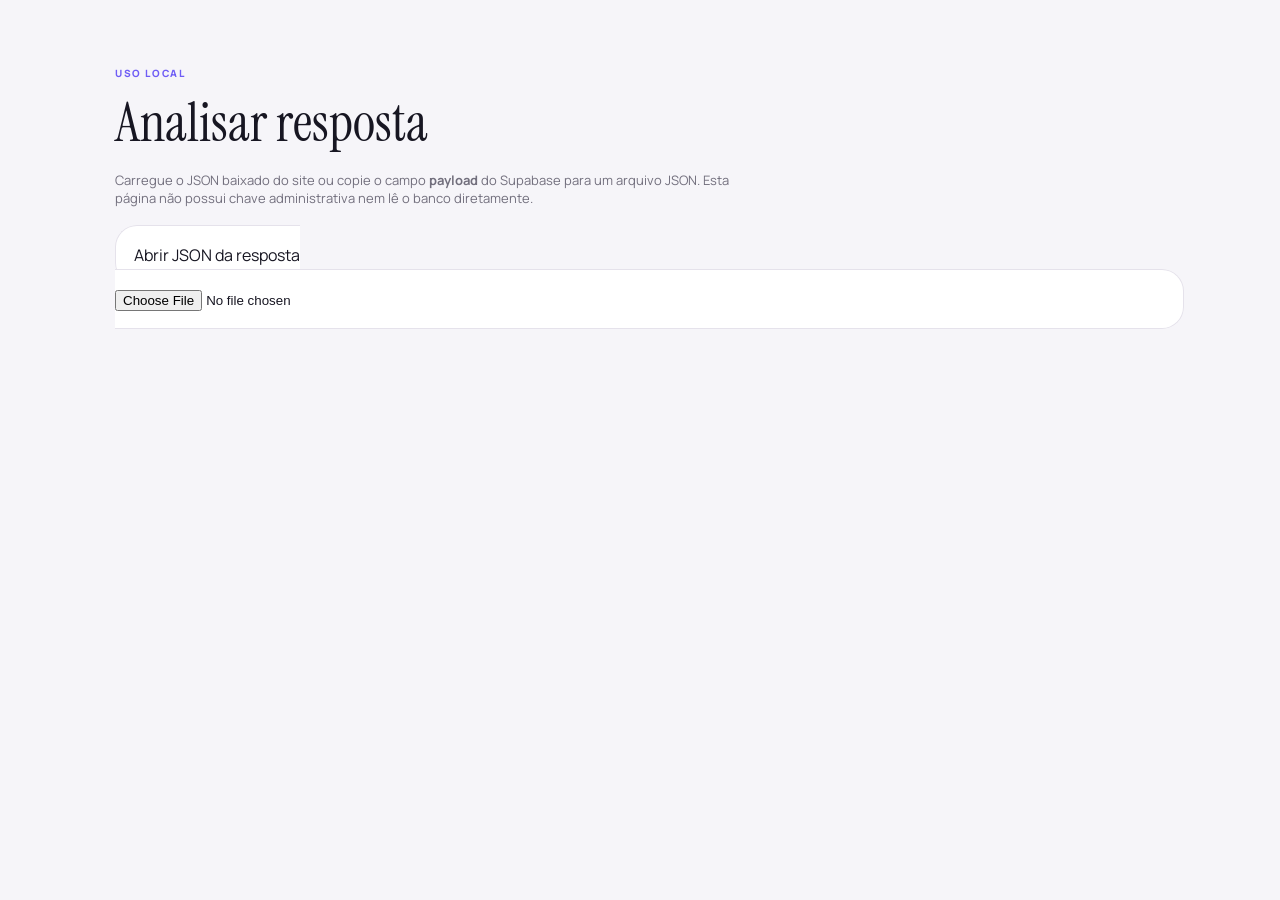
<file: analisar.html>
<!doctype html>
<html lang="pt-BR">
<head>
  <meta charset="UTF-8" />
  <meta name="viewport" content="width=device-width,initial-scale=1" />
  <title>Analisar respostas — Laila</title>
  <link href="https://fonts.googleapis.com/css2?family=Instrument+Serif&family=Manrope:wght@400;600;700;800&display=swap" rel="stylesheet">
    <link rel="icon" type="image/svg+xml" href="assets/brand/favicon.svg" />
  <link rel="icon" type="image/png" sizes="32x32" href="assets/brand/favicon-32.png" />
  <link rel="apple-touch-icon" href="assets/brand/apple-touch-icon.png" />
<style>
    :root{--bg:#f6f5f9;--ink:#171622;--muted:#726f7d;--line:#e5e2eb;--night:#171626;--violet:#6f5df5}*{box-sizing:border-box}body{margin:0;background:var(--bg);color:var(--ink);font-family:Manrope,sans-serif}.wrap{width:min(1050px,calc(100% - 32px));margin:60px auto}.head{display:flex;justify-content:space-between;align-items:end;gap:20px;margin-bottom:24px}.eyebrow{font-size:10px;text-transform:uppercase;letter-spacing:.16em;color:var(--violet);font-weight:800}.head h1{font-family:'Instrument Serif',serif;font-size:54px;font-weight:400;margin:6px 0}.head p{color:var(--muted);font-size:13px;max-width:620px}.upload{background:#fff;border:1px solid var(--line);border-radius:22px;padding:18px}.upload input{width:100%}.grid{display:grid;grid-template-columns:repeat(2,1fr);gap:12px;margin-top:16px}.card{background:#fff;border:1px solid var(--line);border-radius:20px;padding:20px}.card h2{font-size:14px;margin:0 0 10px}.chips{display:flex;gap:6px;flex-wrap:wrap}.chip{border-radius:999px;padding:7px 10px;font-size:10px;font-weight:700;background:#f1eff7}.like{background:#edf7e2;color:#567b34}.eat{background:#efedff;color:#5b49ce}.meh{background:#f1eff2;color:#625d66}.no{background:#fff0ef;color:#ad4741}.details{grid-column:1/-1}.details dl{display:grid;grid-template-columns:180px 1fr;gap:8px 16px;font-size:12px}.details dt{font-weight:800}.details dd{margin:0;color:var(--muted);white-space:pre-wrap}.empty{color:var(--muted);font-size:11px}@media(max-width:700px){.grid{grid-template-columns:1fr}.details{grid-column:auto}.details dl{grid-template-columns:1fr}.head{align-items:flex-start;flex-direction:column}.head h1{font-size:42px}}
  </style>
</head>
<body>
  <main class="wrap">
    <div class="head"><div><span class="eyebrow">uso local</span><h1>Analisar resposta</h1><p>Carregue o JSON baixado do site ou copie o campo <strong>payload</strong> do Supabase para um arquivo JSON. Esta página não possui chave administrativa nem lê o banco diretamente.</p></div></div>
    <label class="upload">Abrir JSON da resposta<br><br><input id="file" type="file" accept="application/json,.json"></label>
    <section id="result" class="grid" hidden></section>
  </main>
  <script>
    const labels={like:'Gosto',eat:'Como de boa',meh:'Mais ou menos',no:'Não como'};
    const result=document.querySelector('#result');
    function esc(v=''){return String(v).replace(/[&<>"']/g,c=>({'&':'&amp;','<':'&lt;','>':'&gt;','"':'&quot;',"'":'&#39;'}[c]))}
    function render(data){const payload=data.payload||data;const groups=payload.groupedPreferences||{};result.innerHTML='';['like','eat','meh','no'].forEach(key=>{const card=document.createElement('article');card.className='card';const list=groups[key]||((payload.foodPreferences||[]).filter(x=>x.status===key).map(x=>x.name));card.innerHTML=`<h2>${labels[key]} · ${list.length}</h2><div class="chips">${list.length?list.map(x=>`<span class="chip ${key}">${esc(x)}</span>`).join(''):'<span class="empty">nenhum item</span>'}</div>`;result.append(card)});const d=payload.details||{};const detail=document.createElement('article');detail.className='card details';const rows=[['Pratos favoritos',d.favoriteMeals],['Bebidas',d.favoriteDrinks],['Não quer comer',d.hardNo],['Marcas/versões',d.brands],['Texturas/preparo',d.textures],['Restrições',d.restrictions],['Observações',d.notes]];detail.innerHTML='<h2>Detalhes</h2><dl>'+rows.map(([k,v])=>`<dt>${k}</dt><dd>${esc(v||'—')}</dd>`).join('')+'</dl>';result.append(detail);result.hidden=false}
    document.querySelector('#file').addEventListener('change',async e=>{const f=e.target.files[0];if(!f)return;try{render(JSON.parse(await f.text()))}catch{alert('JSON inválido.')}});
  </script>
</body>
</html>
</file>
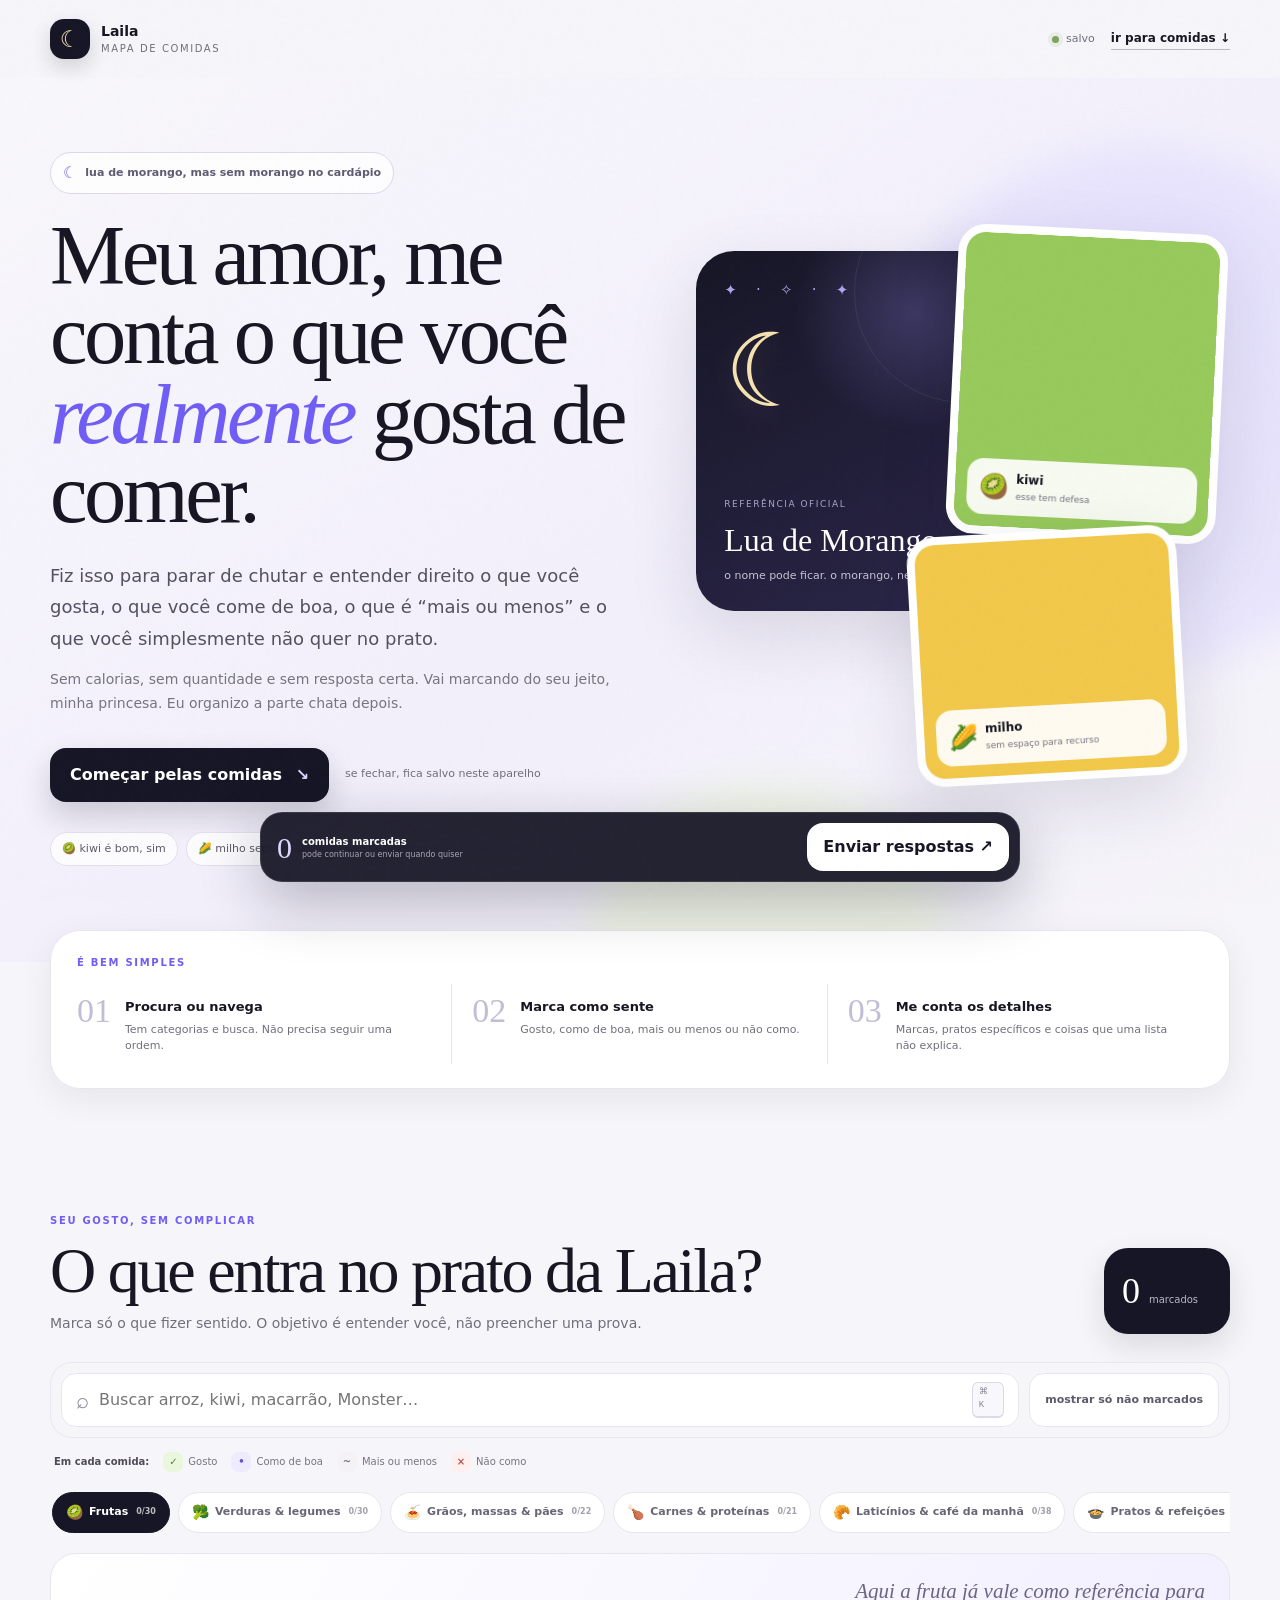
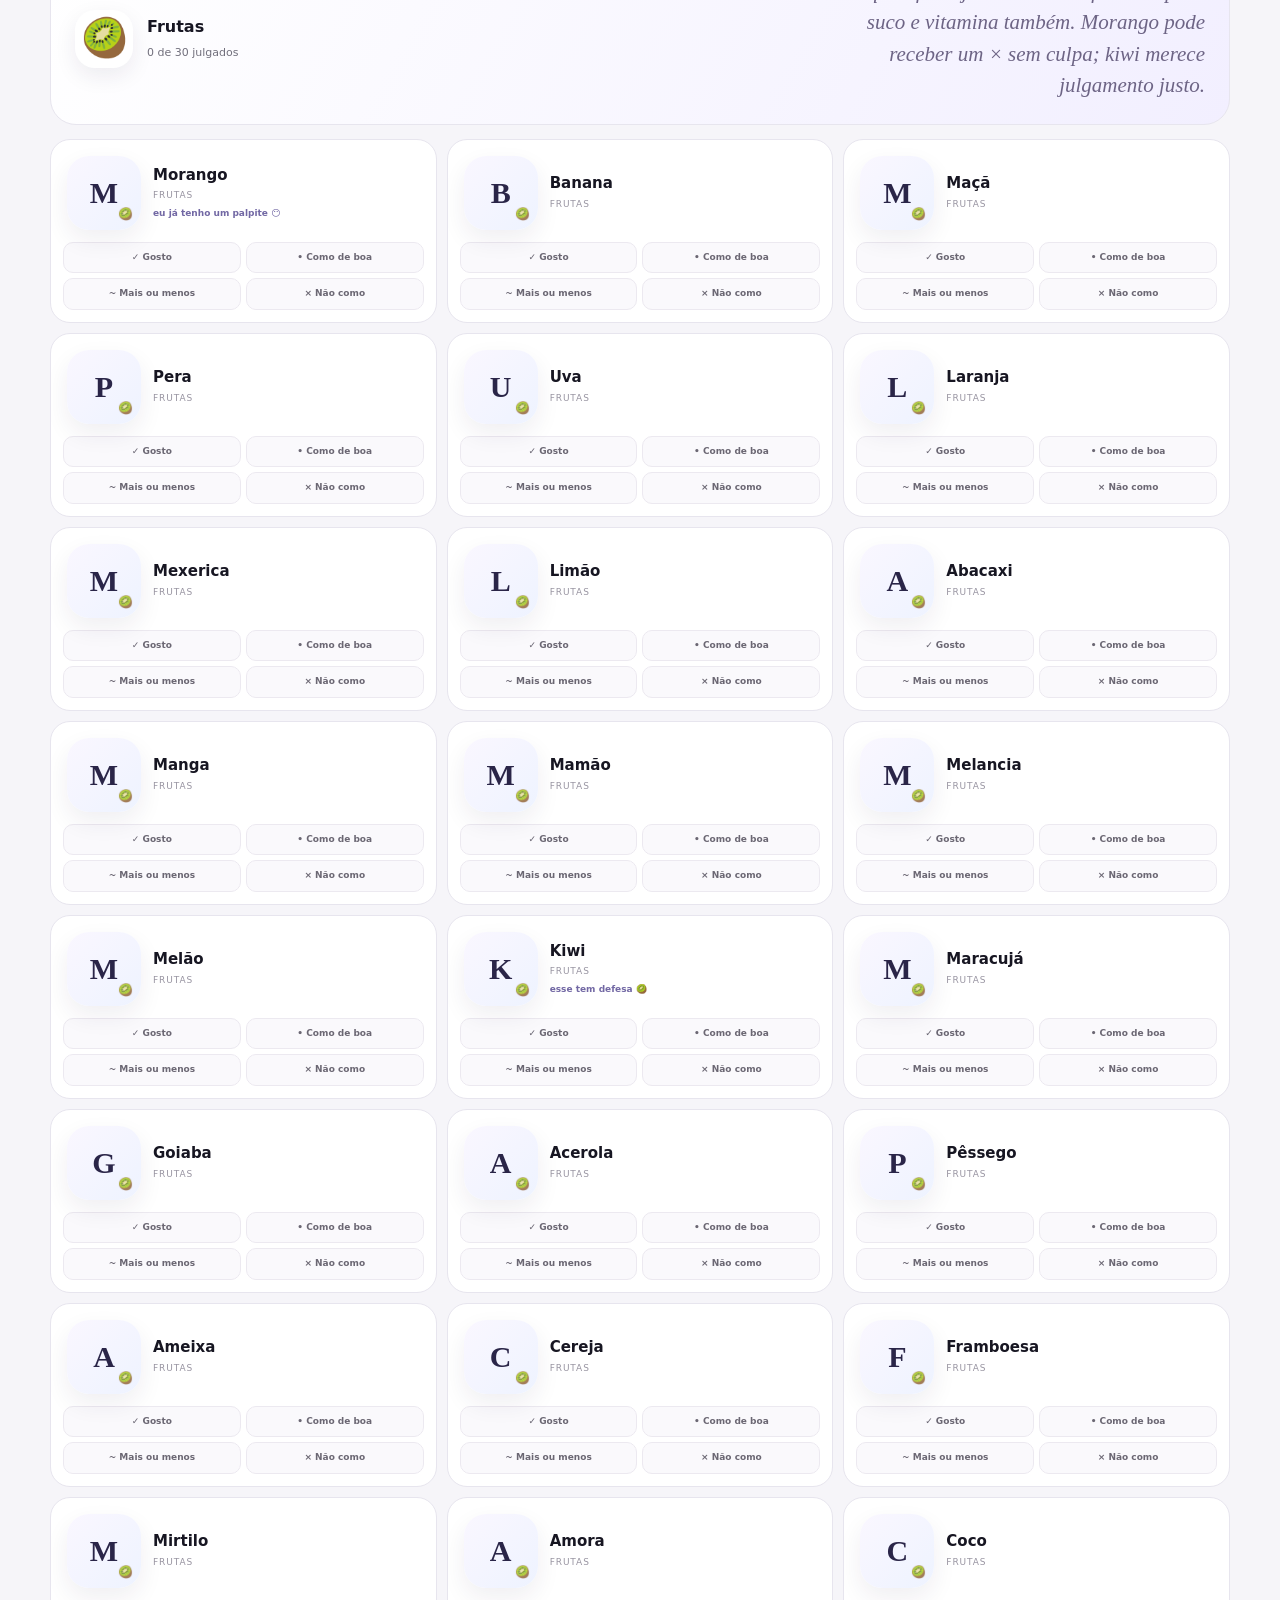
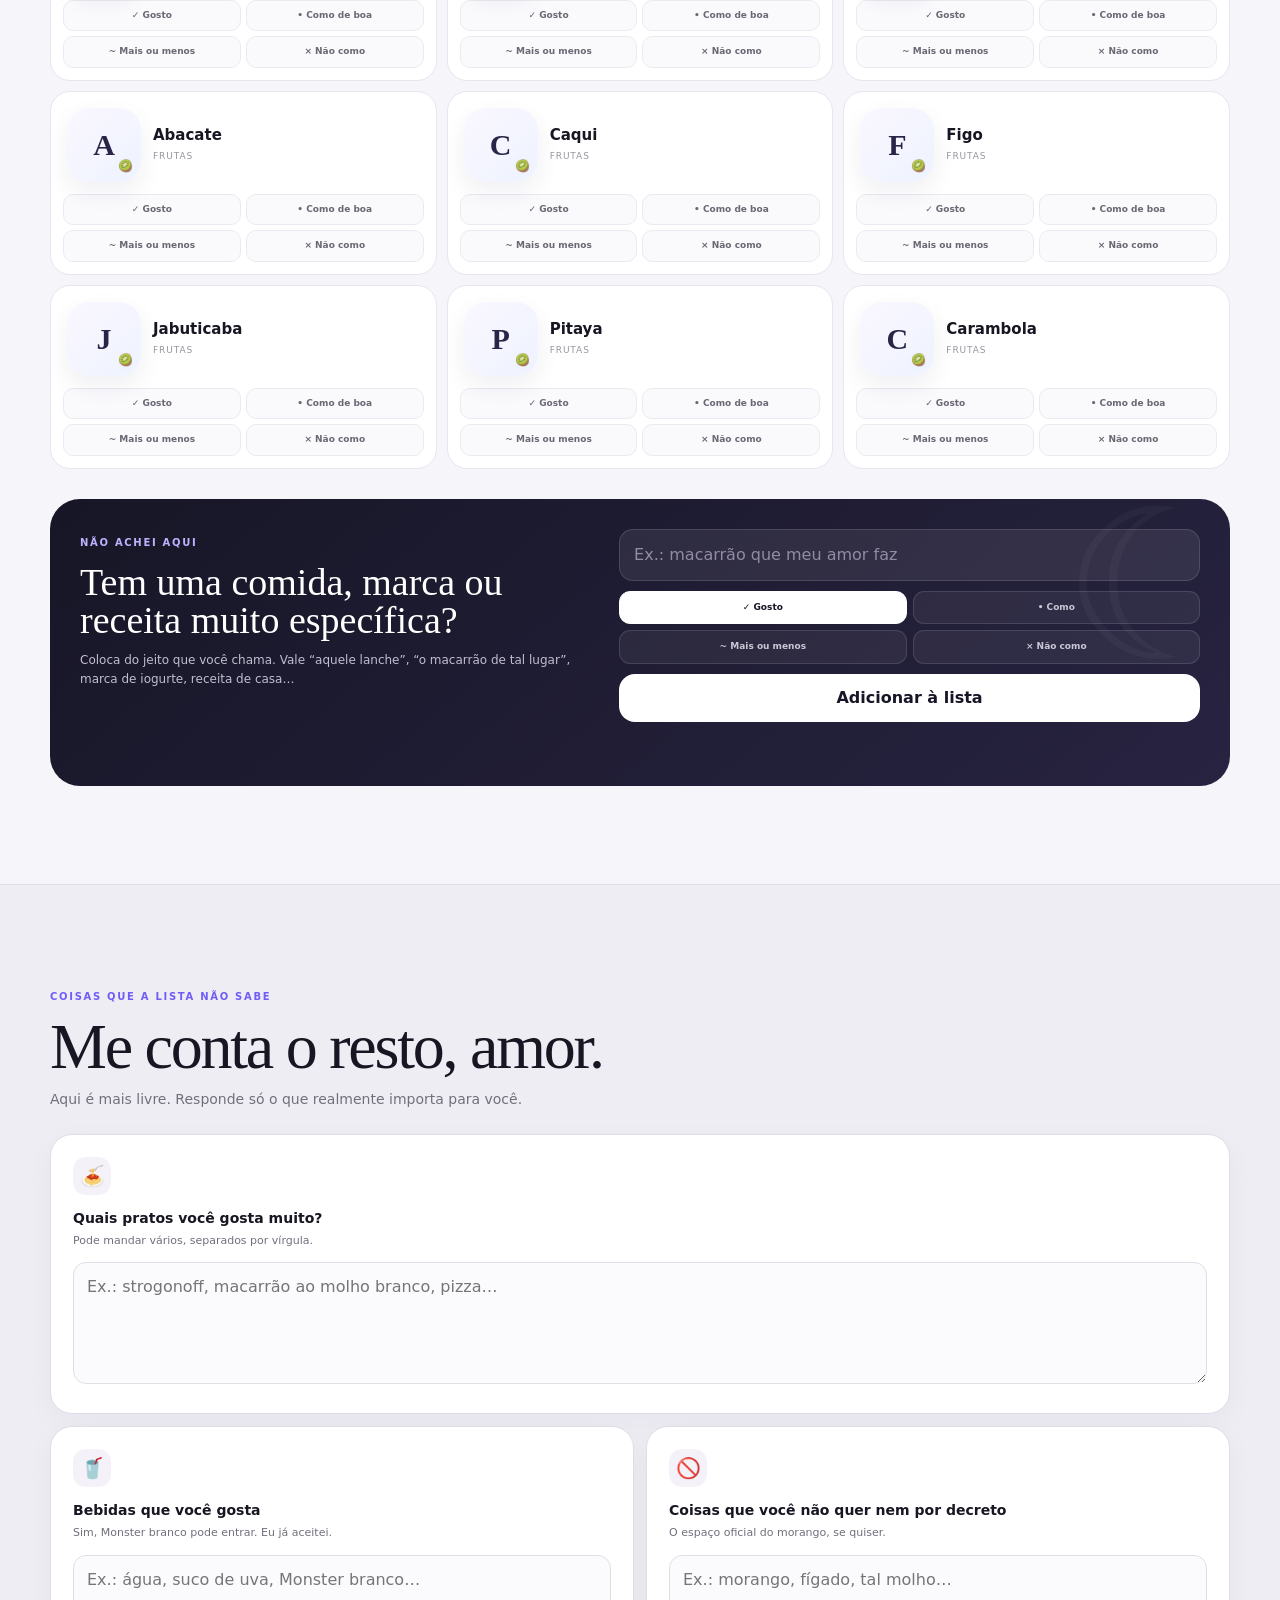
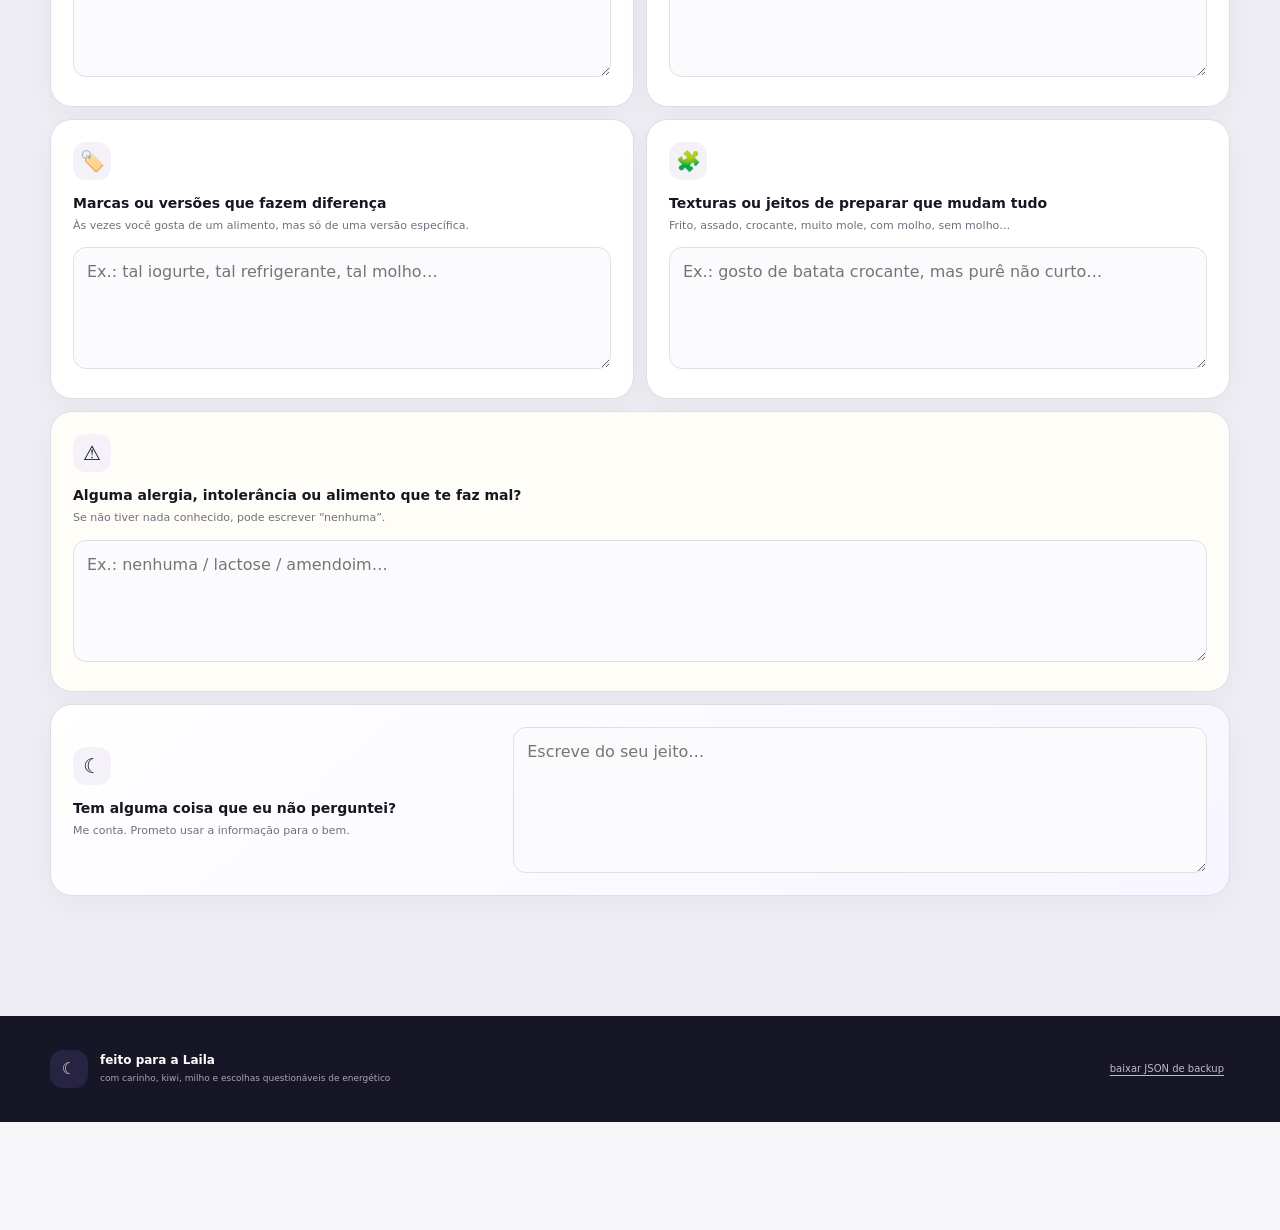
<file: preview.html>
<!doctype html>
<html lang="pt-BR">
<head>
  <meta charset="UTF-8" />
  <meta name="viewport" content="width=device-width, initial-scale=1.0" />
  <meta name="theme-color" content="#171626" />
  <meta name="description" content="Um mapa pessoal para entender o que a Laila gosta, come de boa, tolera e não come." />
  <meta property="og:title" content="Laila — Mapa de Comidas" />
  <meta property="og:description" content="Feito só para você. Sem dieta pronta, sem quantidade, só seus gostos de verdade." />
  <title>Laila — Mapa de Comidas</title>
  <link rel="icon" type="image/svg+xml" href="assets/brand/favicon.svg" />
  <link rel="icon" type="image/png" sizes="32x32" href="assets/brand/favicon-32.png" />
  <link rel="apple-touch-icon" href="assets/brand/apple-touch-icon.png" />
  <link rel="stylesheet" href="styles.css" />
</head>
<body>
  <div class="noise" aria-hidden="true"></div>

  <header class="site-header">
    <a href="#inicio" class="brand" aria-label="Início">
      <span class="brand-mark">☾</span>
      <span class="brand-copy"><strong>Laila</strong><small>mapa de comidas</small></span>
    </a>
    <div class="header-right">
      <span class="save-state" id="saveState"><i></i> salvo</span>
      <a href="#comidas" class="header-link">ir para comidas ↓</a>
    </div>
  </header>

  <main>
    <section id="inicio" class="hero">
      <div class="hero-bg-orb orb-one"></div>
      <div class="hero-bg-orb orb-two"></div>
      <div class="hero-inner shell">
        <div class="hero-copy">
          <div class="tiny-badge"><span>☾</span> lua de morango, mas sem morango no cardápio</div>
          <h1>Meu amor, me conta o que você <em>realmente</em> gosta de comer.</h1>
          <p class="hero-text">Fiz isso para parar de chutar e entender direito o que você gosta, o que você come de boa, o que é “mais ou menos” e o que você simplesmente não quer no prato.</p>
          <p class="hero-note">Sem calorias, sem quantidade e sem resposta certa. Vai marcando do seu jeito, minha princesa. Eu organizo a parte chata depois.</p>
          <div class="hero-actions">
            <button class="primary-btn" type="button" data-scroll="comidas">Começar pelas comidas <span>↘</span></button>
            <span class="microcopy">se fechar, fica salvo neste aparelho</span>
          </div>
          <div class="inside-jokes" aria-label="Coisas nossas">
            <span>🥝 kiwi é bom, sim</span>
            <span>🌽 milho segue inocente</span>
            <span>🥤 Monster branco continua suspeito</span>
          </div>
        </div>

        <div class="hero-art" aria-label="Composição visual com kiwi, milho e lua">
          <div class="moon-scene">
            <div class="stars">✦　·　✧　·　✦</div>
            <div class="crescent">☾</div>
            <div class="moon-caption"><small>referência oficial</small><strong>Lua de Morango</strong><span>o nome pode ficar. o morango, nem tanto.</span></div>
          </div>
          <figure class="photo-card kiwi-card">
            <img src="data:image/svg+xml,%3Csvg xmlns=%22http://www.w3.org/2000/svg%22 width=%221200%22 height=%22800%22%3E%3Crect width=%221200%22 height=%22800%22 fill=%22%2397c95b%22/%3E%3C/svg%3E" alt="Fatia de kiwi em fundo roxo" />
            <figcaption><span>🥝</span><strong>kiwi</strong><small>esse tem defesa</small></figcaption>
          </figure>
          <figure class="photo-card corn-card">
            <img src="data:image/svg+xml,%3Csvg xmlns=%22http://www.w3.org/2000/svg%22 width=%221200%22 height=%22800%22%3E%3Crect width=%221200%22 height=%22800%22 fill=%22%23f1c84a%22/%3E%3C/svg%3E" alt="Milho em fundo escuro" />
            <figcaption><span>🌽</span><strong>milho</strong><small>sem espaço para recurso</small></figcaption>
          </figure>
        </div>
      </div>
    </section>

    <section class="how shell">
      <div class="section-kicker">é bem simples</div>
      <div class="how-grid">
        <article><span>01</span><div><strong>Procura ou navega</strong><p>Tem categorias e busca. Não precisa seguir uma ordem.</p></div></article>
        <article><span>02</span><div><strong>Marca como sente</strong><p>Gosto, como de boa, mais ou menos ou não como.</p></div></article>
        <article><span>03</span><div><strong>Me conta os detalhes</strong><p>Marcas, pratos específicos e coisas que uma lista não explica.</p></div></article>
      </div>
    </section>

    <section id="comidas" class="foods-section">
      <div class="shell">
        <div class="section-heading">
          <div>
            <span class="eyebrow">seu gosto, sem complicar</span>
            <h2>O que entra no prato da Laila?</h2>
            <p>Marca só o que fizer sentido. O objetivo é entender você, não preencher uma prova.</p>
          </div>
          <div class="marked-counter"><strong id="answeredCount">0</strong><span>marcados</span></div>
        </div>

        <div class="food-controls">
          <label class="search-box">
            <span>⌕</span>
            <input id="foodSearch" type="search" placeholder="Buscar arroz, kiwi, macarrão, Monster…" autocomplete="off" />
            <kbd>⌘ K</kbd>
          </label>
          <button id="unansweredToggle" class="filter-btn" type="button" aria-pressed="false">mostrar só não marcados</button>
        </div>

        <div class="status-guide">
          <span class="guide-title">Em cada comida:</span>
          <span><i class="g-like">✓</i> Gosto</span>
          <span><i class="g-eat">•</i> Como de boa</span>
          <span><i class="g-meh">~</i> Mais ou menos</span>
          <span><i class="g-no">×</i> Não como</span>
        </div>

        <nav id="categoryNav" class="category-nav" aria-label="Categorias de alimentos"></nav>
        <div id="categorySpotlight" class="category-spotlight"></div>
        <div id="foodGrid" class="food-grid"></div>

        <div class="empty-state" id="emptyState" hidden>
          <span>🍽️</span><strong>Nada apareceu aqui.</strong><p>Tenta outro termo ou limpa o filtro.</p>
        </div>

        <article class="custom-food">
          <div class="custom-copy">
            <span class="eyebrow">não achei aqui</span>
            <h3>Tem uma comida, marca ou receita muito específica?</h3>
            <p>Coloca do jeito que você chama. Vale “aquele lanche”, “o macarrão de tal lugar”, marca de iogurte, receita de casa…</p>
          </div>
          <form id="customFoodForm" class="custom-form">
            <input id="customFoodName" maxlength="80" required placeholder="Ex.: macarrão que meu amor faz" />
            <div class="custom-status" id="customStatusPicker">
              <button type="button" data-status="like">✓ Gosto</button>
              <button type="button" data-status="eat">• Como</button>
              <button type="button" data-status="meh">~ Mais ou menos</button>
              <button type="button" data-status="no">× Não como</button>
            </div>
            <button class="secondary-btn" type="submit">Adicionar à lista</button>
          </form>
          <div id="customFoodList" class="custom-list"></div>
        </article>
      </div>
    </section>

    <section id="detalhes" class="details-section">
      <div class="shell">
        <div class="section-heading compact">
          <div>
            <span class="eyebrow">coisas que a lista não sabe</span>
            <h2>Me conta o resto, amor.</h2>
            <p>Aqui é mais livre. Responde só o que realmente importa para você.</p>
          </div>
        </div>

        <div class="detail-grid">
          <article class="detail-card big">
            <span class="detail-icon">🍝</span>
            <label for="favoriteMeals">Quais pratos você gosta muito?</label>
            <p>Pode mandar vários, separados por vírgula.</p>
            <textarea id="favoriteMeals" rows="4" placeholder="Ex.: strogonoff, macarrão ao molho branco, pizza…"></textarea>
          </article>

          <article class="detail-card">
            <span class="detail-icon">🥤</span>
            <label for="favoriteDrinks">Bebidas que você gosta</label>
            <p>Sim, Monster branco pode entrar. Eu já aceitei.</p>
            <textarea id="favoriteDrinks" rows="4" placeholder="Ex.: água, suco de uva, Monster branco…"></textarea>
          </article>

          <article class="detail-card">
            <span class="detail-icon">🚫</span>
            <label for="hardNo">Coisas que você não quer nem por decreto</label>
            <p>O espaço oficial do morango, se quiser.</p>
            <textarea id="hardNo" rows="4" placeholder="Ex.: morango, fígado, tal molho…"></textarea>
          </article>

          <article class="detail-card">
            <span class="detail-icon">🏷️</span>
            <label for="brands">Marcas ou versões que fazem diferença</label>
            <p>Às vezes você gosta de um alimento, mas só de uma versão específica.</p>
            <textarea id="brands" rows="4" placeholder="Ex.: tal iogurte, tal refrigerante, tal molho…"></textarea>
          </article>

          <article class="detail-card">
            <span class="detail-icon">🧩</span>
            <label for="textures">Texturas ou jeitos de preparar que mudam tudo</label>
            <p>Frito, assado, crocante, muito mole, com molho, sem molho…</p>
            <textarea id="textures" rows="4" placeholder="Ex.: gosto de batata crocante, mas purê não curto…"></textarea>
          </article>

          <article class="detail-card warning big">
            <span class="detail-icon">⚠️</span>
            <label for="restrictions">Alguma alergia, intolerância ou alimento que te faz mal?</label>
            <p>Se não tiver nada conhecido, pode escrever “nenhuma”.</p>
            <textarea id="restrictions" rows="4" placeholder="Ex.: nenhuma / lactose / amendoim…"></textarea>
          </article>

          <article class="detail-card big note-card">
            <div>
              <span class="detail-icon">☾</span>
              <label for="notes">Tem alguma coisa que eu não perguntei?</label>
              <p>Me conta. Prometo usar a informação para o bem.</p>
            </div>
            <textarea id="notes" rows="5" placeholder="Escreve do seu jeito…"></textarea>
          </article>
        </div>
      </div>
    </section>
  </main>

  <footer class="site-footer">
    <div class="shell footer-inner">
      <div class="footer-copy"><span>☾</span><div><strong>feito para a Laila</strong><small>com carinho, kiwi, milho e escolhas questionáveis de energético</small></div></div>
      <button id="downloadBtn" class="text-btn" type="button">baixar JSON de backup</button>
    </div>
  </footer>

  <div class="submit-dock" id="submitDock">
    <div class="dock-info"><span id="dockCount">0</span><div><strong>comidas marcadas</strong><small>pode continuar ou enviar quando quiser</small></div></div>
    <button id="submitBtn" class="submit-btn" type="button">Enviar respostas <span>↗</span></button>
  </div>

  <div class="toast" id="toast" role="status" aria-live="polite"></div>

  <dialog id="successDialog" class="success-dialog">
    <button id="closeDialog" class="dialog-close" aria-label="Fechar">×</button>
    <div class="success-moon">☾</div>
    <span class="eyebrow">deu certo</span>
    <h2>Pronto, meu amor.</h2>
    <p>Recebi suas respostas. Agora deixa comigo que eu organizo tudo direitinho depois.</p>
    <div class="success-joke">🥝 kiwi: mantido sob proteção especial</div>
    <button id="dialogOk" class="primary-btn" type="button">Fechou ✦</button>
  </dialog>

  <script src="config.js"></script>
  <script src="foods.js"></script>
  <script src="app.js"></script>
</body>
</html>
</file>
<file: styles.css>
:root{
  --bg:#f6f5f9;
  --paper:#ffffff;
  --ink:#171622;
  --muted:#716f7c;
  --line:#e7e5ee;
  --night:#171626;
  --night2:#25213f;
  --violet:#6f5df5;
  --violet-dark:#4a3bc5;
  --kiwi:#9ed35b;
  --corn:#f2c94c;
  --soft-violet:#eeebff;
  --soft-green:#eef8df;
  --soft-yellow:#fff7d8;
  --soft-red:#fff0ef;
  --shadow:0 24px 70px rgba(31,26,61,.12);
  --shadow-soft:0 10px 34px rgba(31,26,61,.07);
  --radius-xl:34px;
  --radius-lg:26px;
  --radius-md:18px;
  --sans:"Manrope",system-ui,-apple-system,BlinkMacSystemFont,"Segoe UI",sans-serif;
  --serif:"Instrument Serif",Georgia,serif;
}

*{box-sizing:border-box}
html{scroll-behavior:smooth}
body{margin:0;background:var(--bg);color:var(--ink);font-family:var(--sans);line-height:1.5;overflow-x:hidden;padding-bottom:108px}
button,input,textarea{font:inherit}
button{cursor:pointer}
img{display:block;max-width:100%}
.shell{width:min(1180px,calc(100% - 36px));margin-inline:auto}
.noise{position:fixed;inset:0;pointer-events:none;z-index:200;opacity:.025;background-image:url("data:image/svg+xml,%3Csvg viewBox='0 0 180 180' xmlns='http://www.w3.org/2000/svg'%3E%3Cfilter id='n'%3E%3CfeTurbulence type='fractalNoise' baseFrequency='.8' numOctaves='4' stitchTiles='stitch'/%3E%3C/filter%3E%3Crect width='100%25' height='100%25' filter='url(%23n)' opacity='.5'/%3E%3C/svg%3E")}

.site-header{height:78px;width:min(1180px,calc(100% - 36px));margin:auto;display:flex;align-items:center;justify-content:space-between;position:relative;z-index:40}
.brand{display:flex;align-items:center;gap:11px;color:inherit;text-decoration:none}
.brand-mark{width:40px;height:40px;display:grid;place-items:center;border-radius:14px;background:var(--night);color:#f5dfae;font-size:23px;box-shadow:0 8px 20px rgba(23,22,38,.16)}
.brand-copy{display:grid;line-height:1.1}.brand-copy strong{font-size:14px}.brand-copy small{font-size:10px;color:var(--muted);text-transform:uppercase;letter-spacing:.16em;margin-top:4px}
.header-right{display:flex;align-items:center;gap:16px}.save-state{font-size:11px;color:var(--muted);display:flex;align-items:center;gap:7px}.save-state i{width:7px;height:7px;border-radius:50%;background:#7da45c;box-shadow:0 0 0 4px rgba(125,164,92,.11)}.header-link{font-size:12px;text-decoration:none;color:var(--ink);font-weight:700;border-bottom:1px solid #bbb8c7;padding-bottom:2px}

.hero{position:relative;min-height:760px;overflow:hidden;background:linear-gradient(145deg,#f8f7fb 0%,#f2effb 55%,#f6f5f9 100%)}
.hero-bg-orb{position:absolute;border-radius:50%;filter:blur(20px);opacity:.55}.orb-one{width:520px;height:520px;background:#ded9ff;right:-120px;top:70px}.orb-two{width:360px;height:360px;background:#ecf7d8;right:26%;bottom:-180px}
.hero-inner{display:grid;grid-template-columns:1.04fr .96fr;gap:68px;align-items:center;min-height:680px;padding:74px 0 96px;position:relative;z-index:2}
.tiny-badge{display:inline-flex;align-items:center;gap:8px;padding:8px 12px;border:1px solid #dcd8ea;background:rgba(255,255,255,.74);backdrop-filter:blur(8px);border-radius:999px;font-size:11px;font-weight:700;color:#5f5b70}.tiny-badge span{font-size:16px;color:#7b67ef}
.hero h1{font-family:var(--serif);font-size:clamp(54px,6.6vw,86px);line-height:.94;letter-spacing:-.04em;font-weight:400;margin:22px 0 26px;max-width:760px}.hero h1 em{font-weight:400;color:var(--violet)}
.hero-text{font-size:18px;line-height:1.75;color:#545160;max-width:700px;margin:0}.hero-note{font-size:14px;line-height:1.7;color:#777482;max-width:650px;margin:14px 0 0}
.hero-actions{display:flex;align-items:center;gap:16px;margin-top:32px}.primary-btn,.secondary-btn,.submit-btn{border:0;border-radius:16px;font-weight:800;transition:.2s ease}.primary-btn{background:var(--night);color:#fff;padding:15px 20px;box-shadow:0 14px 30px rgba(23,22,38,.18)}.primary-btn:hover{transform:translateY(-2px);box-shadow:0 18px 36px rgba(23,22,38,.23)}.primary-btn span{margin-left:8px;color:#dcd8ff}.microcopy{font-size:11px;color:var(--muted)}
.inside-jokes{display:flex;flex-wrap:wrap;gap:8px;margin-top:30px}.inside-jokes span{background:rgba(255,255,255,.74);border:1px solid #e2dfeb;border-radius:999px;padding:8px 11px;font-size:11px;color:#5e5a68;backdrop-filter:blur(8px)}

.hero-art{height:560px;position:relative}
.moon-scene{position:absolute;left:0;top:22px;width:310px;height:360px;border-radius:38px;background:radial-gradient(circle at 70% 17%,rgba(162,150,255,.24),transparent 32%),linear-gradient(155deg,#171626,#2a2548);color:white;padding:28px;box-shadow:var(--shadow);overflow:hidden;z-index:2}.moon-scene:after{content:"";position:absolute;width:220px;height:220px;border:1px solid rgba(255,255,255,.07);border-radius:50%;right:-70px;top:-70px}.stars{font-size:15px;letter-spacing:.14em;color:#bdb5ff;opacity:.9}.crescent{font-size:102px;line-height:1;color:#f4e2b1;margin-top:18px;text-shadow:0 8px 30px rgba(244,226,177,.16)}.moon-caption{position:absolute;left:28px;right:28px;bottom:27px;display:grid}.moon-caption small{text-transform:uppercase;letter-spacing:.17em;font-size:9px;color:#aaa4c8}.moon-caption strong{font-family:var(--serif);font-size:32px;font-weight:400;margin:4px 0}.moon-caption span{font-size:11px;color:#c7c3d8}
.photo-card{position:absolute;margin:0;background:#fff;border:8px solid #fff;border-radius:28px;overflow:hidden;box-shadow:var(--shadow);z-index:4}.photo-card img{width:100%;height:100%;object-fit:cover}.photo-card figcaption{position:absolute;left:12px;right:12px;bottom:12px;background:rgba(255,255,255,.91);backdrop-filter:blur(10px);border-radius:16px;padding:10px 12px;display:grid;grid-template-columns:auto 1fr;column-gap:7px;align-items:center}.photo-card figcaption>span{grid-row:1/3;font-size:24px}.photo-card figcaption strong{font-size:12px}.photo-card figcaption small{font-size:9px;color:#777382}.kiwi-card{width:270px;height:310px;right:8px;top:0;transform:rotate(2.8deg)}.corn-card{width:270px;height:250px;right:48px;bottom:8px;transform:rotate(-3.2deg)}

.how{margin-top:-32px;position:relative;z-index:8;background:#fff;border:1px solid var(--line);border-radius:30px;padding:24px 26px;box-shadow:var(--shadow-soft)}.section-kicker,.eyebrow{text-transform:uppercase;letter-spacing:.17em;font-weight:800;font-size:10px;color:var(--violet)}.how-grid{display:grid;grid-template-columns:repeat(3,1fr);margin-top:14px}.how article{display:flex;gap:14px;padding:10px 20px;border-right:1px solid var(--line)}.how article:first-child{padding-left:0}.how article:last-child{border-right:0}.how article>span{font-family:var(--serif);font-size:34px;color:#c2bdd7;line-height:1}.how strong{font-size:13px}.how p{font-size:11px;color:var(--muted);margin:4px 0 0;line-height:1.45}

.foods-section{padding:118px 0 98px}.section-heading{display:flex;align-items:flex-end;justify-content:space-between;gap:30px;margin-bottom:28px}.section-heading h2{font-family:var(--serif);font-size:clamp(42px,5vw,64px);line-height:.98;letter-spacing:-.035em;font-weight:400;margin:9px 0 10px}.section-heading p{font-size:14px;color:var(--muted);margin:0;max-width:700px}.section-heading.compact{align-items:flex-start;margin-bottom:24px}.marked-counter{min-width:126px;background:var(--night);color:white;border-radius:24px;padding:16px 18px;display:flex;align-items:baseline;gap:9px;box-shadow:0 12px 30px rgba(23,22,38,.12)}.marked-counter strong{font-family:var(--serif);font-size:36px;font-weight:400}.marked-counter span{font-size:10px;color:#bbb6ca}
.food-controls{display:grid;grid-template-columns:1fr auto;gap:10px;position:sticky;top:10px;z-index:30;background:rgba(246,245,249,.86);backdrop-filter:blur(18px);padding:10px;border-radius:22px;border:1px solid rgba(231,229,238,.8)}.search-box{display:flex;align-items:center;gap:10px;background:#fff;border:1px solid var(--line);border-radius:15px;padding:0 14px}.search-box>span{font-size:22px;color:#858191}.search-box input{width:100%;border:0;outline:0;padding:14px 0;background:transparent;color:var(--ink)}.search-box kbd{font-size:9px;border:1px solid #ddd9e5;border-bottom-width:2px;background:#f8f7fb;color:#888494;border-radius:6px;padding:3px 6px}.filter-btn{border:1px solid var(--line);background:#fff;border-radius:15px;padding:0 15px;color:#5d5968;font-size:11px;font-weight:700}.filter-btn.active{background:var(--night);color:#fff;border-color:var(--night)}
.status-guide{display:flex;align-items:center;gap:14px;flex-wrap:wrap;margin:14px 4px 12px;color:#777382;font-size:10px}.status-guide>span:not(.guide-title){display:flex;align-items:center;gap:5px}.status-guide i{width:20px;height:20px;border-radius:7px;display:grid;place-items:center;font-style:normal;font-weight:800}.guide-title{font-weight:800;color:#4f4b58}.g-like{background:#ebf7dd;color:#5c8339}.g-eat{background:#eeebff;color:#6553db}.g-meh{background:#f4f2f5;color:#77717b}.g-no{background:#fff0ef;color:#bd514a}
.category-nav{display:flex;gap:8px;overflow:auto;padding:8px 2px 20px;scrollbar-width:none}.category-nav::-webkit-scrollbar{display:none}.category-nav button{white-space:nowrap;border:1px solid var(--line);background:#fff;border-radius:999px;padding:9px 13px;font-size:11px;font-weight:700;color:#696574;transition:.18s}.category-nav button:hover{transform:translateY(-1px)}.category-nav button.active{background:var(--night);color:white;border-color:var(--night)}
.category-spotlight{border-radius:26px;padding:22px 24px;margin:0 0 14px;background:linear-gradient(120deg,#fff,#f2efff);border:1px solid var(--line);display:flex;align-items:center;justify-content:space-between;gap:20px}.spotlight-left{display:flex;align-items:center;gap:14px}.spotlight-emoji{font-size:38px;width:58px;height:58px;border-radius:20px;display:grid;place-items:center;background:#fff;box-shadow:0 8px 22px rgba(36,31,69,.08)}.spotlight-copy strong{display:block;font-size:16px}.spotlight-copy span{font-size:11px;color:var(--muted)}.spotlight-note{font-family:var(--serif);font-size:21px;color:#6d6485;font-style:italic;text-align:right;max-width:380px}
.food-grid{display:grid;grid-template-columns:repeat(3,1fr);gap:10px}.food-card{background:#fff;border:1px solid var(--line);border-radius:20px;overflow:hidden;transition:.18s ease;min-height:172px;display:flex;flex-direction:column}.food-card:hover{transform:translateY(-2px);box-shadow:var(--shadow-soft);border-color:#dcd9e6}.food-card.is-marked{border-color:#d8d2ff;box-shadow:inset 0 0 0 1px #eeeaff}.food-main{display:flex;align-items:center;gap:12px;padding:16px 16px 12px}.food-icon{width:48px;height:48px;border-radius:16px;display:grid;place-items:center;font-size:27px;flex:0 0 auto;background:linear-gradient(145deg,#f8f7fb,#eeebf3)}.food-meta{min-width:0}.food-meta strong{display:block;font-size:13px;line-height:1.3}.food-meta small{display:block;margin-top:4px;color:#9995a2;font-size:9px;text-transform:uppercase;letter-spacing:.1em}.food-personal{font-size:9px;color:#7268a4;margin-top:4px;font-weight:700}.food-options{display:grid;grid-template-columns:1fr 1fr;gap:5px;padding:0 12px 12px;margin-top:auto}.food-options button{border:1px solid #ece9f0;background:#faf9fc;border-radius:10px;padding:8px 7px;color:#6b6773;font-size:9px;font-weight:800;transition:.15s;white-space:nowrap}.food-options button:hover{background:#f3f1f8}.food-options button.active-like{background:#edf7e2;border-color:#c5dea7;color:#537b31}.food-options button.active-eat{background:#efedff;border-color:#cfc8ff;color:#5b49ce}.food-options button.active-meh{background:#f2f0f3;border-color:#d7d2d9;color:#625d66}.food-options button.active-no{background:#fff0ef;border-color:#efc7c3;color:#ad4741}.food-card[hidden]{display:none}
.empty-state{text-align:center;padding:60px 20px;color:var(--muted)}.empty-state span{font-size:40px}.empty-state strong{display:block;color:var(--ink);margin-top:12px}.empty-state p{font-size:12px}
.custom-food{margin-top:30px;border-radius:30px;background:linear-gradient(140deg,#171626,#272341);color:white;padding:30px;display:grid;grid-template-columns:1fr 1.15fr;gap:34px;position:relative;overflow:hidden}.custom-food:after{content:"☾";position:absolute;right:-20px;top:-70px;font-size:210px;color:rgba(255,255,255,.035)}.custom-copy,.custom-form,.custom-list{position:relative;z-index:2}.custom-food .eyebrow{color:#bcb3ff}.custom-food h3{font-family:var(--serif);font-size:38px;line-height:1;margin:10px 0 12px;font-weight:400}.custom-food p{color:#c2bed2;font-size:12px;line-height:1.6}.custom-form{display:grid;gap:10px;align-content:start}.custom-form input{border:1px solid rgba(255,255,255,.13);background:rgba(255,255,255,.08);color:white;border-radius:14px;padding:13px 14px;outline:0}.custom-form input::placeholder{color:#918ca4}.custom-form input:focus{border-color:#9186f0;box-shadow:0 0 0 4px rgba(111,93,245,.14)}.custom-status{display:grid;grid-template-columns:1fr 1fr;gap:6px}.custom-status button{border:1px solid rgba(255,255,255,.12);background:rgba(255,255,255,.06);color:#cac6d6;border-radius:11px;padding:9px;font-size:9px;font-weight:800}.custom-status button.active{background:#fff;color:var(--night);border-color:#fff}.secondary-btn{background:#fff;color:var(--night);padding:12px 16px}.custom-list{grid-column:1/-1;display:flex;flex-wrap:wrap;gap:7px}.custom-list span{background:rgba(255,255,255,.08);border:1px solid rgba(255,255,255,.1);border-radius:999px;padding:7px 10px;font-size:10px;color:#d9d6e1}.custom-list button{border:0;background:transparent;color:#fff;margin-left:5px;padding:0}

.details-section{padding:98px 0 120px;background:#efedf4;border-top:1px solid #e0dfe7}.detail-grid{display:grid;grid-template-columns:1fr 1fr;gap:12px}.detail-card{background:#fff;border:1px solid #dfdde6;border-radius:22px;padding:22px;box-shadow:0 8px 28px rgba(31,26,61,.04)}.detail-card.big{grid-column:1/-1}.detail-icon{width:38px;height:38px;border-radius:13px;background:#f4f2f8;display:grid;place-items:center;font-size:20px;margin-bottom:13px}.detail-card label{font-weight:800;font-size:14px;display:block}.detail-card p{font-size:11px;color:var(--muted);margin:4px 0 13px}.detail-card textarea{width:100%;border:1px solid #e1dfe6;background:#fbfafd;border-radius:13px;padding:12px 13px;outline:0;resize:vertical;color:var(--ink)}.detail-card textarea:focus{border-color:#a89ef2;box-shadow:0 0 0 4px rgba(111,93,245,.09)}.warning{background:#fffdf8}.note-card{display:grid;grid-template-columns:.75fr 1.25fr;gap:24px;align-items:center;background:linear-gradient(140deg,#fff,#f7f5ff)}

.site-footer{padding:34px 0;background:var(--night);color:white}.footer-inner{display:flex;align-items:center;justify-content:space-between;gap:20px}.footer-copy{display:flex;align-items:center;gap:12px}.footer-copy>span{width:38px;height:38px;border-radius:13px;background:#272342;display:grid;place-items:center;color:#f2dba8}.footer-copy div{display:grid}.footer-copy strong{font-size:12px}.footer-copy small{font-size:9px;color:#aaa5b8;margin-top:3px}.text-btn{border:0;background:transparent;color:#c0bbca;font-size:10px;text-decoration:underline;text-underline-offset:3px}

.submit-dock{position:fixed;left:50%;bottom:18px;transform:translateX(-50%);width:min(760px,calc(100% - 28px));background:rgba(23,22,38,.94);color:white;border:1px solid rgba(255,255,255,.1);backdrop-filter:blur(18px);z-index:100;border-radius:22px;padding:10px 10px 10px 16px;display:flex;align-items:center;justify-content:space-between;gap:18px;box-shadow:0 20px 60px rgba(23,22,38,.28)}.dock-info{display:flex;align-items:center;gap:10px}.dock-info>span{font-family:var(--serif);font-size:30px;color:#ded8ff}.dock-info div{display:grid}.dock-info strong{font-size:10px}.dock-info small{font-size:8px;color:#aaa5b8}.submit-btn{background:white;color:var(--night);padding:12px 16px;white-space:nowrap}.submit-btn:hover{transform:translateY(-1px)}.submit-btn:disabled{opacity:.55;cursor:wait;transform:none}
.toast{position:fixed;left:50%;bottom:105px;transform:translate(-50%,16px);background:#fff;color:var(--ink);border:1px solid var(--line);box-shadow:var(--shadow-soft);border-radius:999px;padding:10px 14px;font-size:10px;font-weight:800;opacity:0;pointer-events:none;transition:.2s;z-index:130}.toast.show{opacity:1;transform:translate(-50%,0)}
.success-dialog{border:0;border-radius:30px;padding:34px;width:min(460px,calc(100% - 32px));box-shadow:0 30px 100px rgba(23,22,38,.35);text-align:center;background:#fff;color:var(--ink)}.success-dialog::backdrop{background:rgba(17,16,28,.62);backdrop-filter:blur(6px)}.dialog-close{position:absolute;right:16px;top:14px;border:0;background:#f3f1f6;border-radius:50%;width:31px;height:31px}.success-moon{width:66px;height:66px;border-radius:22px;background:var(--night);color:#f3dfa8;display:grid;place-items:center;font-size:38px;margin:0 auto 18px}.success-dialog h2{font-family:var(--serif);font-size:44px;font-weight:400;margin:7px 0 10px}.success-dialog p{font-size:13px;color:var(--muted);line-height:1.6}.success-joke{background:var(--soft-green);border:1px solid #d9ebc1;border-radius:14px;padding:10px 12px;margin:18px 0;font-size:10px;font-weight:800;color:#56753a}

@media (max-width:980px){
  .hero-inner{grid-template-columns:1fr;gap:26px;padding-top:46px}.hero{min-height:auto}.hero-art{height:500px;max-width:620px;width:100%;margin:auto}.hero h1{max-width:850px}.how-grid{grid-template-columns:1fr}.how article{border-right:0;border-bottom:1px solid var(--line);padding:14px 0}.how article:last-child{border-bottom:0}.food-grid{grid-template-columns:repeat(2,1fr)}.custom-food{grid-template-columns:1fr}.custom-list{grid-column:auto}.note-card{grid-template-columns:1fr}
}

@media (max-width:680px){
  body{padding-bottom:94px}.shell,.site-header{width:min(100% - 24px,1180px)}.site-header{height:66px}.header-link{display:none}.brand-copy small{display:none}.save-state{font-size:9px}
  .hero-inner{padding:38px 0 72px}.hero h1{font-size:52px}.hero-text{font-size:15px}.hero-note{font-size:12px}.hero-actions{align-items:flex-start;flex-direction:column}.inside-jokes{gap:6px}.inside-jokes span{font-size:9px}.hero-art{height:430px}.moon-scene{width:72%;height:300px;left:0}.kiwi-card{width:52%;height:220px;right:0;top:18px}.corn-card{width:52%;height:190px;right:12px;bottom:5px}.moon-caption strong{font-size:26px}.crescent{font-size:82px}
  .how{margin-top:-18px;padding:18px}.foods-section{padding:86px 0 74px}.section-heading{align-items:flex-start}.marked-counter{min-width:92px;padding:12px}.marked-counter strong{font-size:30px}.marked-counter span{display:none}.section-heading h2{font-size:43px}.food-controls{grid-template-columns:1fr}.filter-btn{padding:10px}.search-box kbd{display:none}.status-guide{gap:8px}.guide-title{width:100%}.category-spotlight{align-items:flex-start}.spotlight-note{display:none}.food-grid{grid-template-columns:1fr}.food-card{min-height:156px}.food-options{grid-template-columns:repeat(4,1fr)}.food-options button{padding:9px 4px;font-size:8px}.custom-food{padding:24px}.custom-food h3{font-size:32px}.custom-status{grid-template-columns:1fr 1fr}.details-section{padding:74px 0 96px}.detail-grid{grid-template-columns:1fr}.detail-card.big{grid-column:auto}.footer-inner{align-items:flex-start;flex-direction:column}.submit-dock{bottom:10px;border-radius:18px}.dock-info small{display:none}.submit-btn{padding:11px 13px;font-size:11px}.dock-info>span{font-size:27px}
}

/* v4 — camada mais interativa e íntima */
.save-state i.pulse{animation:savePulse .65s ease}
@keyframes savePulse{0%{box-shadow:0 0 0 0 rgba(125,164,92,.38)}100%{box-shadow:0 0 0 10px rgba(125,164,92,0)}}

.welcome-dialog{border:0;border-radius:34px;padding:38px;width:min(540px,calc(100% - 30px));background:linear-gradient(150deg,#fff 0%,#f5f1ff 100%);color:var(--ink);box-shadow:0 36px 120px rgba(19,16,36,.42);overflow:hidden;text-align:left}
.welcome-dialog::backdrop{background:rgba(17,16,29,.7);backdrop-filter:blur(12px)}
.welcome-dialog .welcome-orbit{position:absolute;right:-22px;top:-48px;font-size:168px;line-height:1;color:rgba(111,93,245,.08);transform:rotate(-12deg)}
.welcome-dialog h2{font-family:var(--serif);font-size:58px;line-height:.95;font-weight:400;margin:10px 0 16px;letter-spacing:-.03em}
.welcome-dialog p{position:relative;z-index:2;font-size:14px;line-height:1.75;color:#5f5a68;max-width:440px;margin:0}
.welcome-chips{display:flex;flex-wrap:wrap;gap:8px;margin:22px 0 26px}
.welcome-chips span{background:#fff;border:1px solid #e0dcec;border-radius:999px;padding:8px 10px;font-size:10px;font-weight:700;color:#686271}
.welcome-start{width:100%;display:flex;justify-content:space-between;align-items:center}
.welcome-peek{display:block;margin:12px auto 0;color:#77717f}

.interactive-intro{margin-top:70px}
.interactive-card{position:relative;overflow:hidden;display:grid;grid-template-columns:1.2fr .8fr;gap:36px;align-items:center;background:linear-gradient(135deg,#171626,#2a2547);color:#fff;border-radius:32px;padding:34px 38px;box-shadow:var(--shadow)}
.interactive-card:after{content:"☾";position:absolute;right:24%;top:-120px;color:rgba(255,255,255,.035);font-size:280px;line-height:1}
.interactive-card .eyebrow{color:#c2baff}.interactive-card h2{font-family:var(--serif);font-size:46px;line-height:1;font-weight:400;margin:10px 0 12px;letter-spacing:-.02em}.interactive-card p{font-size:13px;line-height:1.65;color:#c9c5d4;max-width:620px;margin:0}.interactive-card strong{color:#fff}
.mode-preview{position:relative;z-index:2;justify-self:end;width:min(100%,300px)}
.mini-card{background:#fff;color:var(--ink);border-radius:24px;padding:22px;display:grid;text-align:center;box-shadow:0 22px 60px rgba(0,0,0,.2);transform:rotate(2deg)}
.mini-card>span{font-size:54px}.mini-card strong{color:var(--ink);font-family:var(--serif);font-size:30px;font-weight:400}.mini-card small{color:var(--muted);font-size:9px}
.mini-actions{display:grid;grid-template-columns:repeat(4,1fr);gap:6px;margin-top:10px}.mini-actions i{font-style:normal;height:34px;border-radius:11px;display:grid;place-items:center;background:rgba(255,255,255,.1);font-weight:800}

.experience-switch{display:grid;grid-template-columns:1fr 1fr;gap:10px;margin:0 0 16px}
.experience-btn{border:1px solid var(--line);background:#fff;border-radius:20px;padding:14px 16px;display:grid;grid-template-columns:auto 1fr;column-gap:11px;text-align:left;align-items:center;color:var(--ink);transition:.18s ease}
.experience-btn>span{grid-row:1/3;width:40px;height:40px;border-radius:13px;display:grid;place-items:center;background:#f4f2f8;font-size:18px}.experience-btn strong{font-size:12px}.experience-btn small{font-size:9px;color:var(--muted);margin-top:2px}.experience-btn:hover{transform:translateY(-1px);box-shadow:var(--shadow-soft)}.experience-btn.active{background:var(--night);color:white;border-color:var(--night)}.experience-btn.active>span{background:#302b4e;color:#e5defe}.experience-btn.active small{color:#b9b4c6}
.category-nav button{display:inline-flex;align-items:center;gap:6px}.category-nav button>span{font-size:14px}.category-nav button small{font-size:8px;opacity:.62;margin-left:2px}.category-nav button.active small{opacity:.72}

.quick-mode[hidden],.list-mode[hidden],.food-controls[hidden]{display:none!important}
.quick-mode{display:grid;grid-template-columns:minmax(0,1fr) 310px;gap:18px;align-items:start;margin-top:4px}
.quick-stage{min-width:0}
.quick-progress{display:flex;align-items:center;gap:12px;margin:0 4px 10px;color:#777281;font-size:9px;font-weight:800;text-transform:uppercase;letter-spacing:.08em}.quick-progress>span{white-space:nowrap}.quick-progress>div{height:5px;flex:1;background:#e8e5ee;border-radius:999px;overflow:hidden}.quick-progress i{display:block;height:100%;width:0;background:linear-gradient(90deg,var(--violet),#9a88ff);border-radius:inherit;transition:width .28s ease}
.quick-card{position:relative;overflow:hidden;min-height:440px;background:linear-gradient(150deg,#fff,#faf9fd);border:1px solid #dedbe8;border-radius:32px;padding:44px 34px 28px;display:flex;flex-direction:column;align-items:center;text-align:center;box-shadow:0 24px 68px rgba(28,24,53,.09);transition:transform .22s ease,opacity .22s ease}
.quick-card.choice-made{transform:translateY(-8px) scale(.985);opacity:.72}.quick-card-glow{position:absolute;width:260px;height:260px;border-radius:50%;background:radial-gradient(circle,rgba(111,93,245,.12),transparent 67%);top:-90px;right:-70px;pointer-events:none}
.quick-food-emoji{font-size:92px;line-height:1;filter:drop-shadow(0 12px 18px rgba(36,31,66,.1));animation:foodFloat 3.8s ease-in-out infinite}@keyframes foodFloat{50%{transform:translateY(-6px) rotate(1.5deg)}}
.quick-card>small{text-transform:uppercase;letter-spacing:.15em;font-size:9px;color:#9893a0;font-weight:800;margin-top:20px}.quick-card h3{font-family:var(--serif);font-weight:400;font-size:54px;line-height:1;letter-spacing:-.03em;margin:7px 0 8px}.quick-card>p{font-size:11px;color:#716b7c;margin:0;min-height:18px}
.quick-actions{width:100%;display:grid;grid-template-columns:repeat(4,1fr);gap:8px;margin-top:auto;padding-top:32px}.quick-actions button{border:1px solid #e8e5ed;background:#fff;border-radius:16px;padding:12px 8px;display:grid;place-items:center;gap:4px;color:#686371;font-size:9px;font-weight:800;transition:.16s ease}.quick-actions button>span{font-size:18px}.quick-actions button:hover{transform:translateY(-2px);border-color:#cbc4ee;box-shadow:0 10px 24px rgba(44,37,84,.08)}.quick-actions button.selected-like{background:#edf7e2;border-color:#c5dea7;color:#537b31}.quick-actions button.selected-eat{background:#efedff;border-color:#cfc8ff;color:#5b49ce}.quick-actions button.selected-meh{background:#f2f0f3;border-color:#d7d2d9;color:#625d66}.quick-actions button.selected-no{background:#fff0ef;border-color:#efc7c3;color:#ad4741}
.quick-nav{display:flex;justify-content:space-between;gap:8px;margin-top:10px}.quick-nav button{border:0;background:transparent;color:#7c7687;font-size:9px;font-weight:800;padding:8px 6px}.quick-nav button:hover{color:var(--ink)}
.du-note-panel{background:linear-gradient(150deg,#201d35,#171626);color:#fff;border-radius:26px;padding:22px;display:flex;gap:13px;align-items:flex-start;position:sticky;top:16px;box-shadow:0 18px 50px rgba(23,22,38,.14)}.du-avatar{width:38px;height:38px;border-radius:13px;display:grid;place-items:center;background:linear-gradient(145deg,#8877ff,#5c4ad9);color:white;font-size:12px;font-weight:800;flex:0 0 auto;box-shadow:0 8px 20px rgba(111,93,245,.28)}.du-note-panel small,.du-companion small{text-transform:uppercase;letter-spacing:.13em;font-size:8px;color:#aaa5bd;font-weight:800}.du-note-panel p{font-family:var(--serif);font-size:22px;line-height:1.15;margin:5px 0 0;color:#f1eef8}.message-pop{animation:messagePop .35s ease}@keyframes messagePop{0%{opacity:.2;transform:translateY(4px)}100%{opacity:1;transform:none}}

.du-companion{position:fixed;right:18px;bottom:105px;z-index:125;width:min(360px,calc(100% - 36px));display:flex;gap:11px;align-items:flex-start;background:rgba(23,22,38,.96);color:white;border:1px solid rgba(255,255,255,.1);border-radius:20px;padding:12px 38px 12px 12px;box-shadow:0 18px 60px rgba(17,15,31,.3);backdrop-filter:blur(16px);opacity:0;transform:translateY(16px) scale(.98);pointer-events:none;transition:.22s ease}.du-companion.show{opacity:1;transform:none;pointer-events:auto}.du-companion p{font-size:11px;line-height:1.45;margin:3px 0 0;color:#e2dee9}.du-companion>button{position:absolute;right:9px;top:8px;border:0;background:transparent;color:#9f9aae;font-size:18px}
.choice-particle{position:fixed;z-index:300;pointer-events:none;font-size:20px;animation:particleBurst .85s ease-out forwards}@keyframes particleBurst{0%{opacity:0;transform:translate(-50%,-50%) scale(.5)}20%{opacity:1}100%{opacity:0;transform:translate(calc(-50% + var(--tx)),calc(-50% + var(--ty))) rotate(var(--rot)) scale(1.15)}}

@media (max-width:900px){.interactive-card{grid-template-columns:1fr}.mode-preview{justify-self:start;width:260px}.quick-mode{grid-template-columns:1fr}.du-note-panel{position:relative;top:auto}.quick-card{min-height:420px}}
@media (max-width:680px){.welcome-dialog{padding:30px 22px}.welcome-dialog h2{font-size:48px}.interactive-intro{margin-top:46px}.interactive-card{padding:28px 22px;border-radius:26px}.interactive-card h2{font-size:38px}.mode-preview{width:220px}.experience-switch{grid-template-columns:1fr 1fr}.experience-btn{padding:11px}.experience-btn>span{width:34px;height:34px}.quick-card{min-height:410px;border-radius:26px;padding:34px 16px 20px}.quick-food-emoji{font-size:76px}.quick-card h3{font-size:44px}.quick-actions{grid-template-columns:1fr 1fr}.quick-actions button{min-height:56px}.du-note-panel{padding:17px}.du-note-panel p{font-size:19px}.du-companion{right:12px;bottom:92px;width:calc(100% - 24px)}.category-nav button{padding:8px 10px;font-size:9px}.category-nav button small{display:none}}

/* v5 — fotos locais e acabamento visual */
.berry-card{width:190px;height:220px;left:198px;bottom:24px;transform:rotate(5deg);z-index:5}
.spotlight-cover{width:72px;height:72px;border-radius:22px;overflow:hidden;box-shadow:0 10px 24px rgba(36,31,69,.10);flex:0 0 auto}
.spotlight-cover img{width:100%;height:100%;object-fit:cover}
.food-main{align-items:center}
.food-icon{width:74px;height:74px;border-radius:22px;overflow:hidden;display:grid;place-items:center;flex:0 0 auto;background:linear-gradient(135deg,#faf7ff,#eef3ff);box-shadow:0 10px 24px rgba(36,31,69,.07)}
.food-icon.has-photo img{width:100%;height:100%;object-fit:cover;display:block}
.food-icon.no-photo{position:relative;color:#2a2548;font-weight:800}
.food-icon.no-photo small{position:absolute;right:8px;bottom:7px;font-size:12px;opacity:.85}
.food-fallback-letter{font-family:var(--serif);font-size:30px;line-height:1}
.food-meta strong{font-size:15px}
.food-meta small{display:block;margin-top:4px}
.food-card{overflow:hidden}
.quick-food-emoji{margin:0 auto 16px;display:grid;place-items:center}
.quick-food-emoji.has-photo{width:min(100%,300px);height:220px;border-radius:28px;overflow:hidden;box-shadow:0 18px 38px rgba(31,26,61,.12);animation:none;background:#fff}
.quick-food-emoji.has-photo img{width:100%;height:100%;object-fit:cover;display:block}
.quick-food-emoji.no-photo{width:180px;height:180px;border-radius:32px;background:linear-gradient(135deg,#1e1b31,#2f2951);color:#fff;box-shadow:0 18px 42px rgba(31,26,61,.16)}
.quick-food-emoji.no-photo .food-fallback-letter{font-size:72px;color:#fff}
.quick-food-emoji.no-photo small{font-size:10px;letter-spacing:.12em;text-transform:uppercase;color:#c8c3da;margin-top:6px}
.photo-card figcaption{backdrop-filter:blur(10px)}
@media (max-width:1100px){.berry-card{left:110px;bottom:10px}}
@media (max-width:900px){.berry-card{display:none}}
@media (max-width:680px){
  .quick-food-emoji.has-photo{height:180px;border-radius:24px}
  .food-icon{width:62px;height:62px;border-radius:18px}
}
</file>
